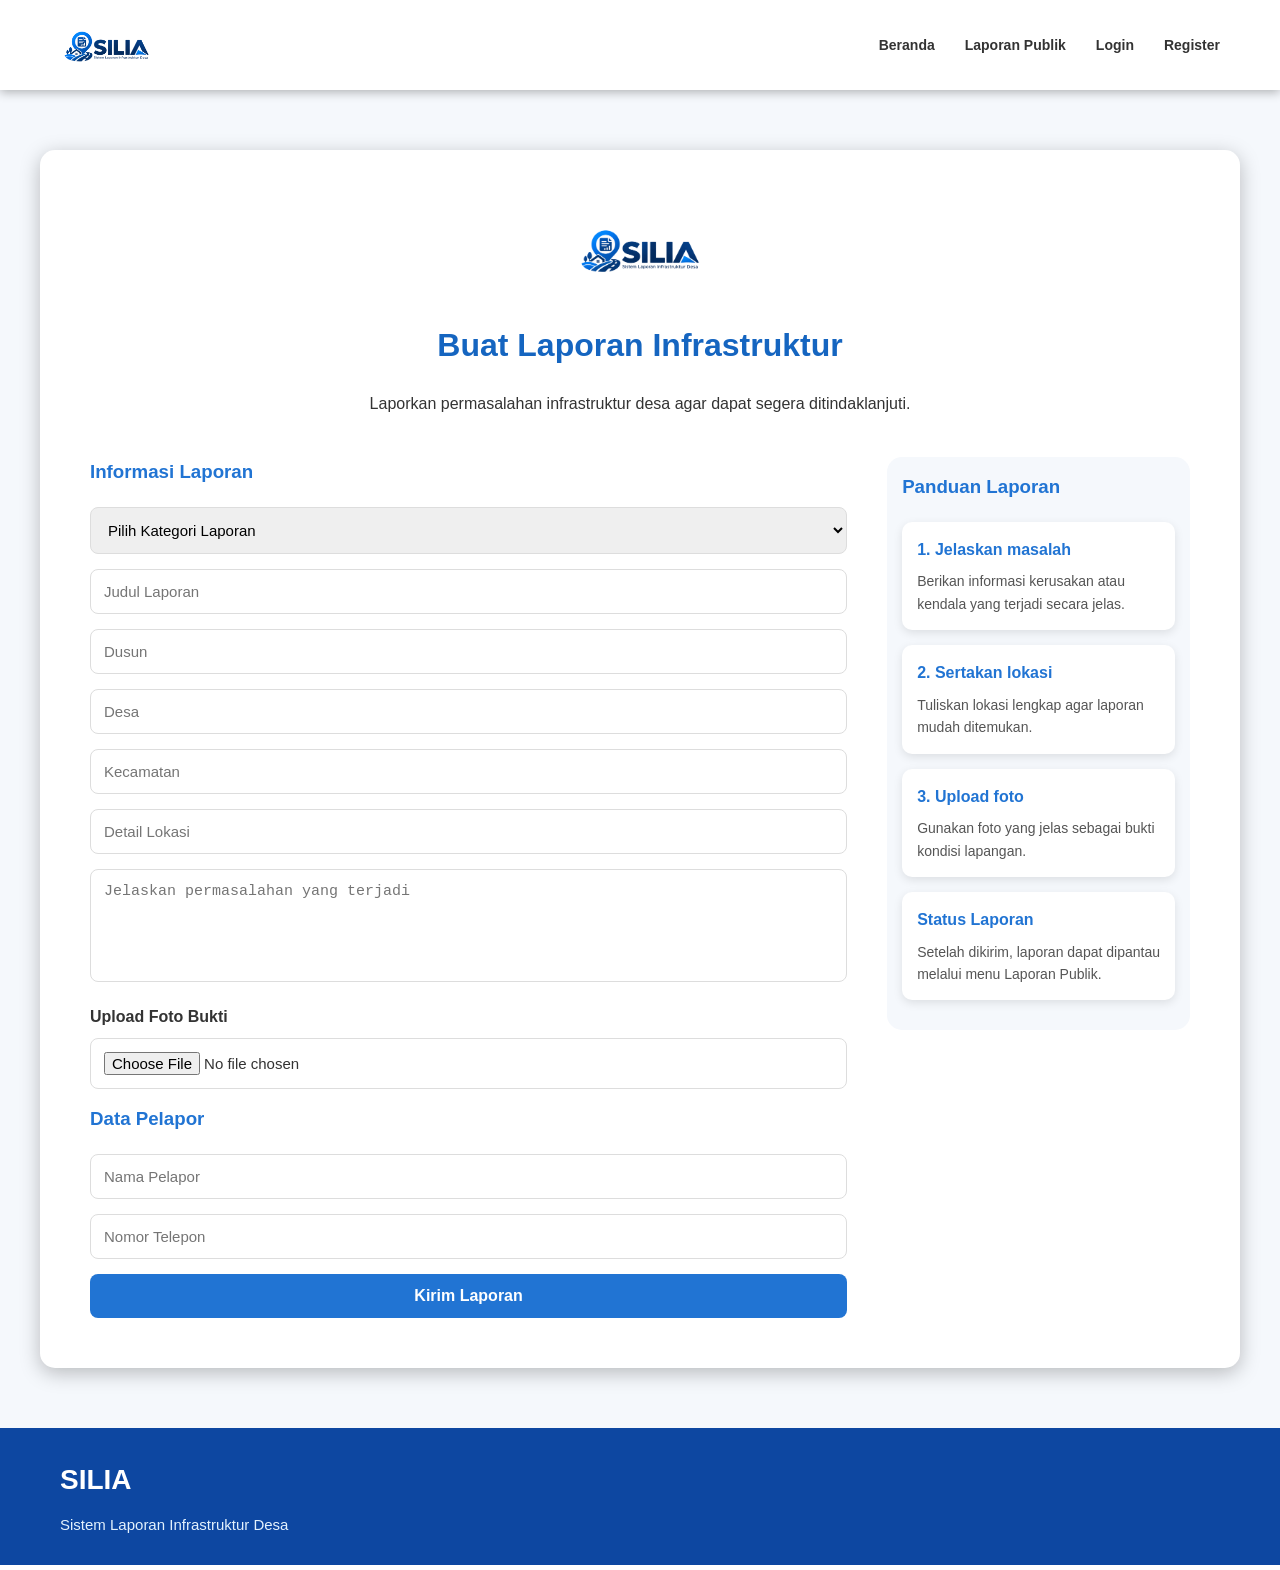
<file: buat-laporan.html>
<!DOCTYPE html>
<html lang="id">
    <head>
        <meta charset="UTF-8">
        <title>Buat Laporan SILIA</title>

        <link rel="stylesheet" href="style.css">
    </head>

    <body>
        <header>

            <div class="logo">
                <img src="assets/img/silia.png">
            </div>
            
            <nav>
                <a href="home.html">Beranda</a>
                <a href="laporan-publik.html">Laporan Publik</a>
                <a href="login.html">Login</a>
                <a href="register.html">Register</a>
            
            </nav>
            
        </header>

        <div class="laporan-container">
            <div class="laporan-card">

                <div class="laporan-header">
                
                    <img src="assets/img/silia.png">
                    <h2>Buat Laporan Infrastruktur</h2>
                
                    <p>Laporkan permasalahan infrastruktur desa agar dapat segera ditindaklanjuti.</p>
                
                </div>
                
                <div class="laporan-content">
                    
                    <div class="form-laporan">
                        <form>
                            <h3>Informasi Laporan</h3>
                            
                            <select required>
                            
                                <option>
                                Pilih Kategori Laporan
                                </option>
                                
                                <option>
                                Jalan Rusak
                                </option>
                                
                                <option>
                                Lampu Jalan
                                </option>
                                
                                <option>
                                Air Bersih
                                </option>
                                
                                <option>
                                Drainase
                                </option>
                                
                                <option>
                                Fasilitas Umum
                                </option>
                                
                                <option>
                                Lainnya
                                </option>
                            
                            </select>

                            <input 
                            type="text"
                            placeholder="Judul Laporan"
                            required>

                            <input 
                            type="text"
                            placeholder="Dusun"
                            required>
  
                            <input 
                            type="text"
                            placeholder="Desa"
                            required>    
                            
                            <input 
                            type="text"
                            placeholder="Kecamatan"
                            required>

                            <input 
                            type="text"
                            placeholder="Detail Lokasi"
                            required>

                            <textarea
                            placeholder="Jelaskan permasalahan yang terjadi"
                            rows="5"
                            required></textarea>
                            
                            <label class="upload-label">
                            Upload Foto Bukti
                            </label>

                            <input 
                            type="file"
                            accept="image/*">
 
                            <h3>Data Pelapor</h3>
                            
                            <input
                            type="text"
                            placeholder="Nama Pelapor"
                            required>

                            <input
                            type="tel"
                            placeholder="Nomor Telepon"
                            required>

                            <button class="laporan-btn" type="submit">
                            Kirim Laporan
                            </button>
                
                        </form>
                    </div>
                    <div class="info-laporan">
                        <h3>Panduan Laporan</h3>
                        <div class="info-box">
                            <h4>1. Jelaskan masalah</h4>
                            <p>Berikan informasi kerusakan atau kendala yang terjadi secara jelas.</p>
                        
                        </div>    

                        <div class="info-box">
                            <h4>2. Sertakan lokasi</h4>
                            <p>Tuliskan lokasi lengkap agar laporan mudah ditemukan.</p>
                            
                        </div>
                        
                        <div class="info-box">
                            <h4>3. Upload foto</h4>
                            <p>Gunakan foto yang jelas sebagai bukti kondisi lapangan.</p>
                            
                        </div>
                            
                        <div class="info-box">
                            <h4>Status Laporan</h4>
                            <p>Setelah dikirim, laporan dapat dipantau melalui menu Laporan Publik.</p>
                            
                        </div>
                    </div>
                </div>  
            </div>
        </div>
        <footer class="footer">

            <h3>
            SILIA
            </h3>
            
            <p>
            Sistem Laporan Infrastruktur Desa
            </p>
            
        </footer>
    </body>
</html>
</file>
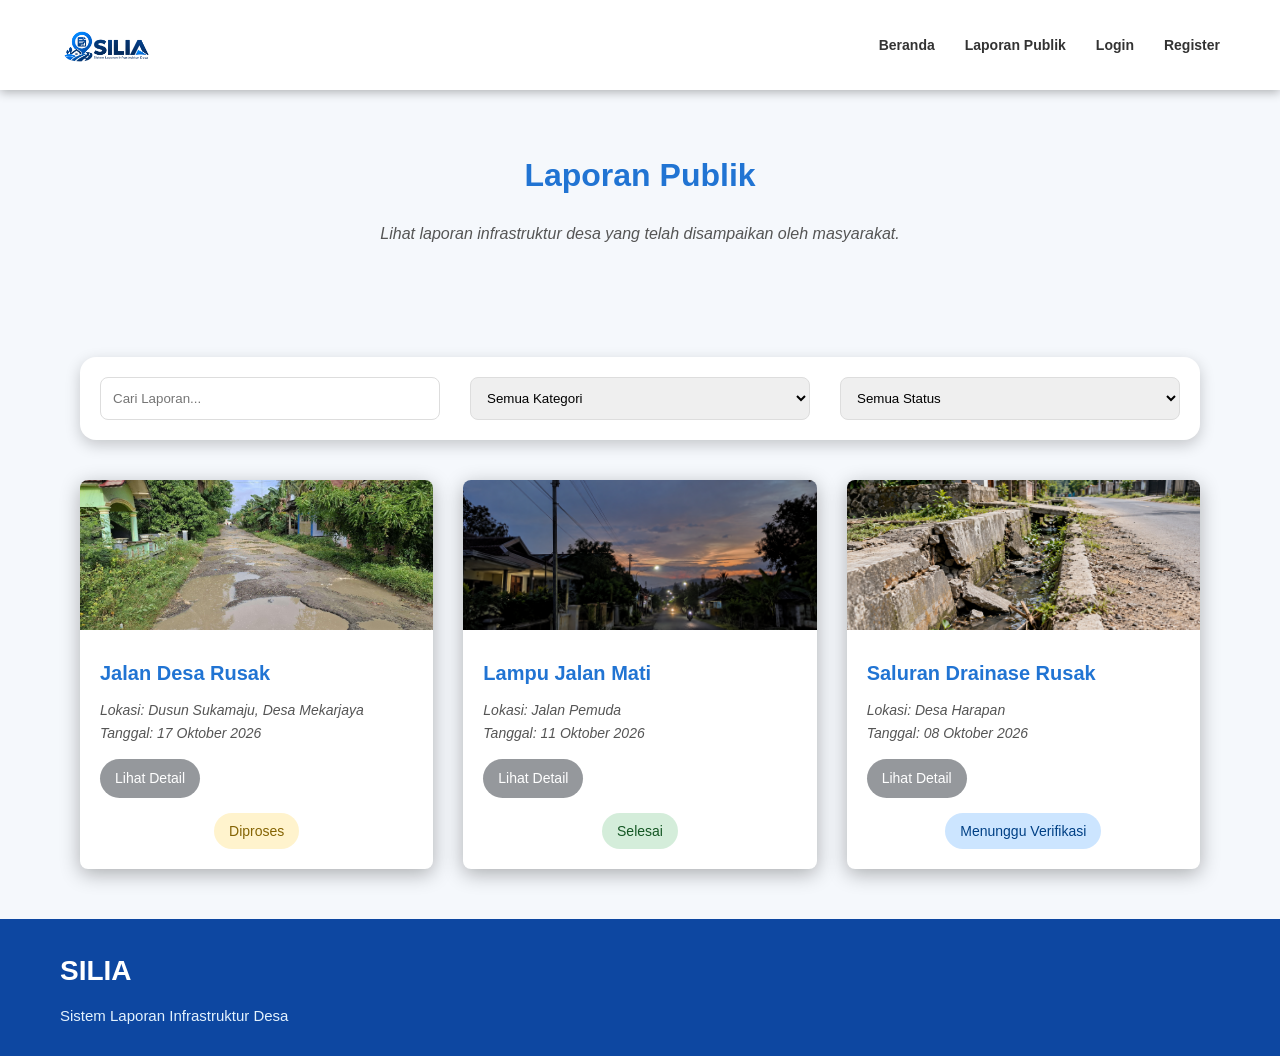
<file: laporan-publik.html>
<!DOCTYPE html>
<html lang="id">
    <head>
        <meta charset="UTF-8">
        <title>Laporan Publik SILIA</title>

        <link rel="stylesheet" href="style.css">
    </head>

    <body>
        <header>

            <div class="logo">
                <img src="assets/img/silia.png">
            </div>
            
            <nav>
                <a href="home.html">Beranda</a>
                <a href="laporan-publik.html">Laporan Publik</a>
                <a href="login.html">Login</a>
                <a href="register.html">Register</a>
            
            </nav>

        </header>

        <section class="publik-header">
            <h2>Laporan Publik</h2>
            <p>Lihat laporan infrastruktur desa yang telah disampaikan oleh masyarakat.</p>

        </section>

        <section class="publik-container">
            
            <div class="filter-laporan">
                <input 
                type="text"
                placeholder="Cari Laporan...">

                <select>
                    <option>
                        Semua Kategori
                    </option>
        
                    <option>
                        Jalan Rusak
                    </option>
        
                    <option>
                        Lampu Jalan
                    </option>
        
                    <option>
                        Air Bersih
                    </option>
        
                    <option>
                        Drainase
                    </option>
        
        
                </select>
        
                <select>
                    <option>
                        Semua Status
                    </option>
        
                    <option>
                        Menunggu Verifikasi
                    </option>
        
                    <option>
                        Diproses
                    </option>
        
                    <option>
                        Selesai
                    </option>
        
                </select>
            </div>

            <div class="publik-card-container">

                <div class="laporan-card-publik">
                    <img src="assets/img/jalan-rusak.png">

                    <div>
                        <h3>Jalan Desa Rusak</h3>
                        <p>Lokasi: Dusun Sukamaju, Desa Mekarjaya</p>
                        <p>Tanggal: 17 Oktober 2026</p>
                        <a href="detail-laporan.html" class="detail-btn">
                            Lihat Detail
                            </a>
                        <span class="status proses">
                            Diproses
                        </span>

                    </div>
                </div>

                <div class="laporan-card-publik">
                    <img src="assets/img/lampu-jalan-mati.png">

                    <div>
                        <h3>Lampu Jalan Mati</h3>
                        <p>Lokasi: Jalan Pemuda</p>
                        <p>Tanggal: 11 Oktober 2026</p>
                        <a href="detail-laporan.html" class="detail-btn">
                            Lihat Detail
                            </a>
                        <span class="status selesai">
                            Selesai
                        </span>

                    </div>
                </div>

                <div class="laporan-card-publik">
                    <img src="assets/img/drainase-rusak.png">

                    <div>
                        <h3>Saluran Drainase Rusak</h3>
                        <p>Lokasi: Desa Harapan</p>
                        <p>Tanggal: 08 Oktober 2026</p>
                        <a href="detail-laporan.html" class="detail-btn">
                            Lihat Detail
                            </a>
                        <span class="status menunggu">
                            Menunggu Verifikasi 
                        </span>

                    </div>
                </div>
            </div>
        </section>

        <footer class="footer">
            <h3>
                SILIA
            </h3>

            <p>
                Sistem Laporan Infrastruktur Desa
            </p>
        </footer>
    </body>
</html>
</file>
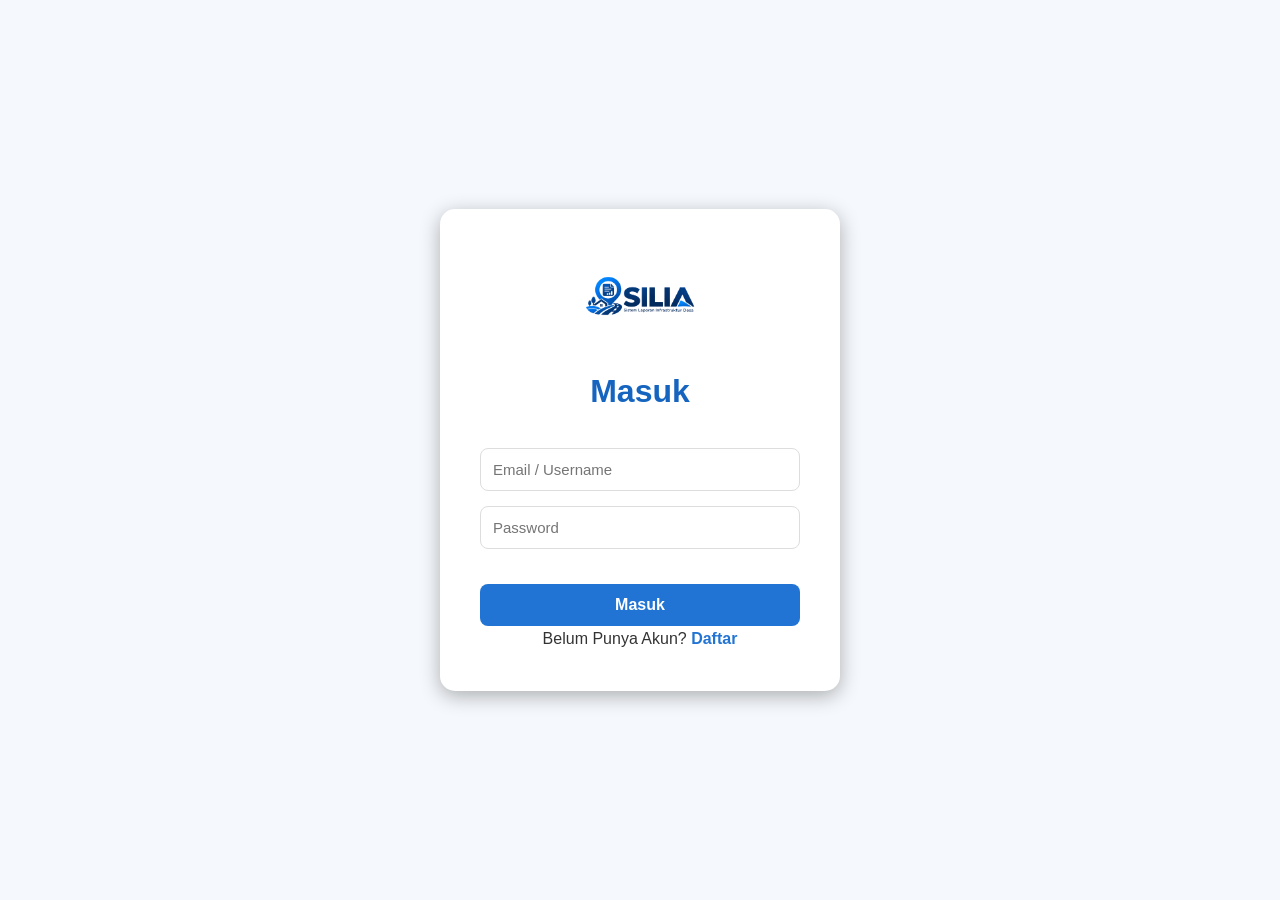
<file: login.html>
<!DOCTYPE html>
<html lang="id">
    <head>
        <meta charset="UTF-8">
        <title>Login SILIA</title>
        <link rel="stylesheet" href="style.css">
    </head>

    <body>
        <div class="login-container">
            <div class="login-card">
                <img src="assets/img/silia.png">
                <h2>Masuk</h2>

                <form>

                    <input
                    type="text"
                    placeholder="Email / Username">

                    <input
                    type="password"
                    placeholder="Password">
                    
                    <button type="submit">
                        Masuk
                    </button>

                </form>

                <p>Belum Punya Akun?
                    <a href="register.html">Daftar</a>
                </p>

            </div>
        </div>
    </body>
</html>
</file>
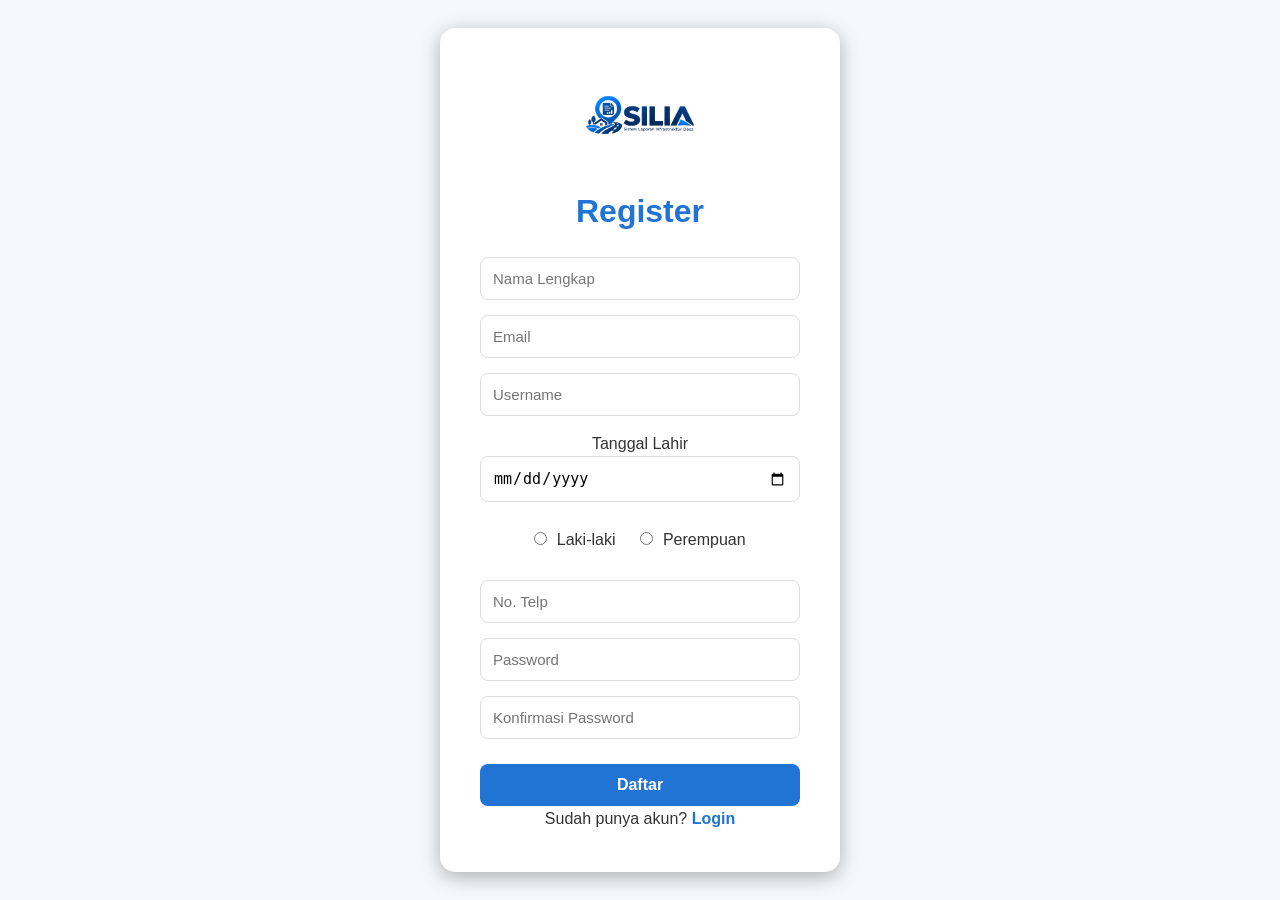
<file: register.html>
<!DOCTYPE html>
<html lang="id">
    <head>
        <meta charset="UTF-8">
        <title>Register SILIA</title>
        <link rel="stylesheet" href="style.css">
    </head>
    <body>
        <div class="daftar-container">
            <div class="daftar-card">
                <img src="assets/img/silia.png">
                <h2>Register</h2>

                <form>
                    <input 
                    type="text"
                    name="nama"
                    placeholder="Nama Lengkap"
                    required>

                    <input 
                    type="email"
                    name="email"
                    placeholder="Email"
                    required>

                    <input 
                    type="text"
                    name="username"
                    placeholder="Username"
                    required>

                    <label>
                        Tanggal Lahir
                    </label>
                    <input
                    type="date"
                    name="tanggal_lahir"
                    required>

                    <div class="gender">
                        <label>
                            <input type="radio" name="gender" value="Laki-laki">
                                Laki-laki
                        </label>

                        <label>
                            <input type="radio" name="gender" value="Perempuan">
                                Perempuan
                        </label>

                    </div>

                    <input 
                    type="tel"
                    name="no_telp"
                    placeholder="No. Telp"
                    required>

                    <input 
                    type="password"
                    name="password"
                    placeholder="Password"
                    required>

                    <input 
                    type="password"
                    name="password_confirmation"
                    placeholder="Konfirmasi Password"
                    required>

                    <button class="reg-btn" type="submit">
                        Daftar
                    </button>
                </form>

                <p>Sudah punya akun?
                    <a href="login.html">
                        Login
                    </a>
                </p>
            </div>
        </div>
    </body>
</html>
</file>
<file: style.css>
html {
    scroll-behavior: smooth;
}

/* =========================
   RESET & GLOBAL
========================= */

* {
    margin: 0;
    padding: 0;
    box-sizing: border-box;
}

body {
    font-family: Arial, Helvetica, sans-serif;
    font-size: 16px;
    color: #333;
    background-color: #ffffff;
    line-height: 1.6;
}

a {
    text-decoration: none;
    color: inherit;
}

h2 {
    font-size: 32px;
    margin-bottom: 20px;
}

p {
    font-size: 16px;
}


/* ======================================
                HOME PAGE
========================================= */

/* =========================
   HEADER NAVBAR
========================= */

header {
    display: flex;
    justify-content: space-between;
    align-items: center;
    padding: 10px 60px;
    background-color: white;
    box-shadow: 0 2px 10px rgba(0,0,0,0.3);
    position: sticky;
    top: 0;
    z-index: 100;
}

.logo {
    display: flex;
    flex-direction: column;
    justify-content: center;
}

.logo img {
    width: auto;
    height: 70px;
}

.logo h1 {
    font-size: 32px;
    color: #1565c0;
    line-height:1;
}

.logo span {
    font-size: 14px;
    color: #666;
    margin-top: 5px;
}

nav {
    display: flex;
    align-items: center;
    gap: 30px;
}

nav a {
    font-size: 14px;
    color: #333;
    transition: 0.3s;
    font-weight: bold;
}

nav a:hover {
    color: #2174d3;
}

.btn {
    background-color: #2174d3;
    color: white !important;
    padding: 12px 25px;
    border-radius: 8px;
    transition: 0.3s;
}

.btn:hover {
    background-color: #0d47a1;
}



/* =========================
   HERO
========================= */

.hero {
    min-height: 550px;
    display: flex;
    align-items: center;
    padding: 85px;
    background: linear-gradient(
        rgba(0,0,0,0.45), 
        rgba(0,0,0,0.45)
        ),
    url("assets/img/desa.jpg");
    background-size: cover;
    background-position: center;
}

.hero-content {
    max-width: 650px;
    color: white;
}

.hero-content h2 {
    font-size: 25px;
    max-width: 600px;
    line-height: 1.2;
    margin-bottom: 25px;
    font-style: italic;
}

.hero-content p {
    font-size: 20px;
    max-width: 550px;
    margin-bottom: 30px;
    font-style: italic;
}

.btn-primary {
    display: inline-block;
    background-color: #2174d3;
    font-size: 20px;
    color: white;
    padding: 12px 25px;
    border-radius: 8px;
    transition: 0.3s;
    font-weight: bold;

}

.btn-primary:hover {
    background-color: #0d47a1;
}



/* =========================
   MAIN Tentang
========================= */

.about {
    padding: 70px 80px;
    text-align: center;
    background: #f5f8fc;
}

.about h2 {
    color: #2174d3;
    font-size: 32px;
    margin-bottom: 20px;
}

.about p {
    color: #555;
    font-size: 18px;
    margin: auto;
    font-style: italic;
    max-width: 800px;
}


/* =========================
   MAIN Cara Buat laporan
========================= */

.cara {
    background: #f5f8fc;
    padding: 70px 80px;
    text-align: center;
}

.cara h2 {
    color: #2174d3;
    font-size: 32px;
    margin-bottom: 20px;
    font-weight: bold;
}

.step {
    display: grid;
    grid-template-columns: repeat(4,1fr);
    gap: 20px;
}

.step div {
    background: #f1f1f1;
    padding: 25px;
    border-radius: 15px;
    box-shadow: 0 10px 20px rgba(0,0,0,0.3);
}

.step h3 {
    width: 45px;
    height: 45px;
    background: #2174d3;
    color: white;
    border-radius: 50%;
    justify-content: center;
    align-items: center;
    display: flex;
    margin: auto;
    margin-bottom: 15px;
}

.step p {
    padding: 10px 20px;
    font-weight: bold;
    text-align: center;
    font-style: italic;
}


/* =========================
   MAIN Laporan Terbaru
========================= */

.publik {
    padding: 70px 80px;
    align-items: center;
    background: #f5f8fc;
}

.publik h2 {
    text-align: center;
    color: #2174d3;
    font-weight: bold;
    font-size: 32px;
    margin-bottom: 40px;
}

.card-container {
    display: grid;
    grid-template-columns: repeat(3,1fr);
    gap: 25px;
    align-items: center;
}

.card {
    background: white;
    border-radius: 15px;
    padding: 25px;
    box-shadow: 0 5px 15px rgba(0,0,0,0.3) ;
    transition: 0.3s;
    text-align: center;
}

.card:hover {
    transform:translateY(-10px);
}

.card h3 {
    color: #2174d3;
    font-size: 20px;
    margin-bottom: 15px;
}

.card p {
    color: #555;
    margin-bottom: 10px;
}

.status {
    display: block;
    width: max-content;
    margin: 15px auto 0;
    padding: 7px 15px;
    border-radius: 20px;
    background: #fff3cd;
    color: #856404;
    font-size: 14px;
}


/* =========================
   footer
========================= */

.footer {
    background-color: #0d47a1;
    color: white;
    padding: 20px 60px;
}

.footer-content {
    display: flex;
    justify-content: space-around;
    text-align: center;
}

.footer h3 {
    font-size: 28px;
    margin-bottom: 10px;
    margin-top: 10px;
}

.footer h4 {
    font-size: 18px;
    margin-bottom: 10px;
    margin-top: 10px;
}

.footer p {
    color: #e3f2fd;
    font-size: 15px;
    margin-bottom: 8px;
}

.copyright {
    margin-top: 30px;
    padding-top: 20px;
    border-top: 1px solid rgba(255,255,255,0.3);
    text-align: center;
}

/* ======================================
                LOGIN PAGE
========================================= */

/* =========================
   Form Login
========================= */

.login-container {
    min-height: 100vh;
    display: flex;
    justify-content: center;
    align-items: center;
    background: #f5f8fc;
}

.login-card {
    width: 400px;
    min-height: 450px;
    background: white;
    padding: 40px;
    border-radius: 15px;
    box-shadow: 0 5px 20px rgba(0,0,0,0.3);
    text-align: center;
}

.login-card img {
    width: 120px;
    margin-bottom: 20px;
}

.login-card h2 {
    color: #1565c0;
    margin-bottom: 30px;
}

.login-card a {
    color: #2174d3;
    font-weight: bold;
    text-decoration: none;
}

.login-card input {
    width: 100%;
    padding: 12px;
    margin-bottom: 15px;
    border: 1px solid #ddd;
    border-radius: 8px;
    font-size: 15px;
}

.login-card button {
    display: block;
    width: 100%;
    padding: 12px;
    margin-top: 20px;
    border: none;
    background-color: #2174d3;
    color: white;
    border-radius: 8px;
    font-size: 16px;
    font-weight: bold;
    cursor: pointer;
    transition: 0.3s;
}

.login-card button:hover {
    background-color: #0d47a1;
}

/* ======================================
                REGISTER PAGE
========================================= */

.daftar-container {
    min-height: 100vh;
    display: flex;
    justify-content: center;
    align-items: center;
    background: #f5f8fc;
}

.daftar-card {
    width: 400px;
    background: white;
    padding: 40px;
    border-radius: 15px;
    box-shadow: 0 5px 20px rgba(0,0,0,0.3);
    text-align: center;
}

.daftar-card img {
    width: 120px;
    margin-bottom: 20px;
}

.daftar-card h2 {
    color: #2174d3;
    margin-bottom: 20px;
}

.daftar-card a {
    color: #2174d3;
    font-weight: bold;
    text-decoration: none;
}

.daftar-card input {
    width: 100%;
    padding: 12px;
    margin-bottom: 15px;
    border: 1px solid #ddd;
    border-radius: 8px;
    font-size: 15px;
}

.gender {
    display: flex;
    justify-content: center;
    gap: 25px;
    margin: 10px 0 20px;
}

.gender input {
    width: auto;
    padding: 0;
    margin-right: 5px;
}

.reg-btn {
    display: block;
    width: 100%;
    padding: 12px;
    margin-top: 10px;
    border: none;
    background-color: #2174d3;
    color: white;
    border-radius: 8px;
    font-size: 16px;
    font-weight: bold;
    cursor: pointer;
    transition: 0.3s;
}

.reg-btn:hover {
    background-color: #0d47a1;
}


/* ======================================
                LAPORAN PAGE
========================================= */

/* ======================================
        BUAT LAPORAN
====================================== */


.laporan-container {
    min-height:100vh;
    display:flex;
    justify-content:center;
    align-items: center;
    padding: 60px 20px;
    background:#f5f8fc;

}

.laporan-card {
    width:1200px;
    max-width: 100%;
    background:white;
    padding:50px;
    border-radius:15px;
    box-shadow:0 5px 20px rgba(0,0,0,0.25);

}

.laporan-header {
    text-align:center;
    margin-bottom:40px;

}

.laporan-header img {
    width:130px;

}

.laporan-header h2 {
    color:#1565c0;
    margin-top:15px;

}

.laporan-content {
    display:grid;
    grid-template-columns:3fr 1.2fr;
    gap:40px;

}

.form-laporan h3,
.info-laporan h3 {
    color:#2174d3;
    margin-bottom:20px;

}

.form-laporan input,
.form-laporan select,
.form-laporan textarea {
    width:100%;
    padding:13px;
    margin-bottom:15px;
    border:1px solid #ddd;
    border-radius:8px;
    font-size:15px;

}

.form-laporan textarea {
    resize:none;

}

.form-laporan label {
    display:block;
    margin-bottom:8px;
    font-weight:bold;

}

.laporan-btn {
    width:100%;
    padding:13px;
    background:#2174d3;
    border:none;
    border-radius:8px;
    color:white;
    font-weight:bold;
    font-size:16px;
    cursor:pointer;

}

.laporan-btn:hover {
    background:#0d47a1;

}

.info-laporan {
    background:#f5f8fc;
    padding:15px;
    border-radius:15px;
    height: fit-content;

}

.info-box {
    background:white;
    padding:15px;
    margin-bottom:15px;
    border-radius:10px;
    box-shadow:0 3px 10px rgba(0,0,0,0.1);

}

.info-box:hover{
    transform: translateY(-5px);
    transition: 0.3s;
}

.info-box h4 {
    color:#2174d3;
    margin-bottom:8px;

}

.info-box p {
    font-size:14px;
    color:#555;
}

/* ======================================
        LAPORAN PUBLIK
====================================== */

.publik-header {
    padding: 60px 80px;
    text-align: center;
    background: #f5f8fc;
}

.publik-header h2 {
    font-size: 32px;
    margin-bottom: 20px;
    font-weight: bold;
    color: #2174d3;
}

.publik-header p {
    color: #555;
    font-style: italic;
}

.publik-container {
    padding: 50px 80px;
    background: #f5f8fc;
}

.filter-laporan {
    display: flex;
    gap: 30px;
    background: white;
    padding: 20px;
    border-radius: 16px;
    box-shadow: 0 5px 15px rgba(0,0,0,0.2);
    margin-bottom: 40px;
} 

.filter-laporan input,
.filter-laporan select {
    flex: 1;
    padding: 12px;
    border: 1px solid #ddd;
    border-radius: 8px;
}

.publik-card-container {
    display: grid;
    grid-template-columns: repeat(3,1fr);
    gap: 30px;
}

.laporan-card-publik {
    background: white;
    border-radius: 8px;
    overflow: hidden;
    box-shadow: 0 5px 20px rgba(0,0,0,0.3);
}

.laporan-card-publik img {
    width: 100%;
    height: 150px;
    object-fit: cover;
}

.laporan-card-publik div {
    padding: 20px;
}

.laporan-card-publik h3 {
    color: #2174d3;
    margin-bottom: 10px;
    font-size: 20px;
}

.laporan-card-publik p {
    color: #555;
    font-style: italic;
    font-size: 14px;
}

.detail-btn {
    display:inline-block;
    margin-top:15px;
    background:#95989c;
    color:white;
    padding:8px 15px;
    border-radius: 20px;
    font-size:14px;
    transition: 0.3s;
}

.detail-btn:hover {
    background: #2174d3;
}

.proses {
    background: #fff3cd;
    color: #856404;
}

.selesai {
    background: #d4edda;
    color: #155724;
}

.menunggu {
    background: #cce5ff;
    color: #004085;
}

/* =========================
   media query
========================= */

@media(max-width:768px){
    .footer-content{
        flex-direction: column;
        gap: 30px;
    }

    .laporan-content {
        grid-template-columns: 1fr;
    }

    .laporan-card {
        width: 100%;
    }

    .publik-card-container{

        grid-template-columns:1fr;

    }

    .filter-laporan{

        flex-direction:column;

    }
}
</file>
